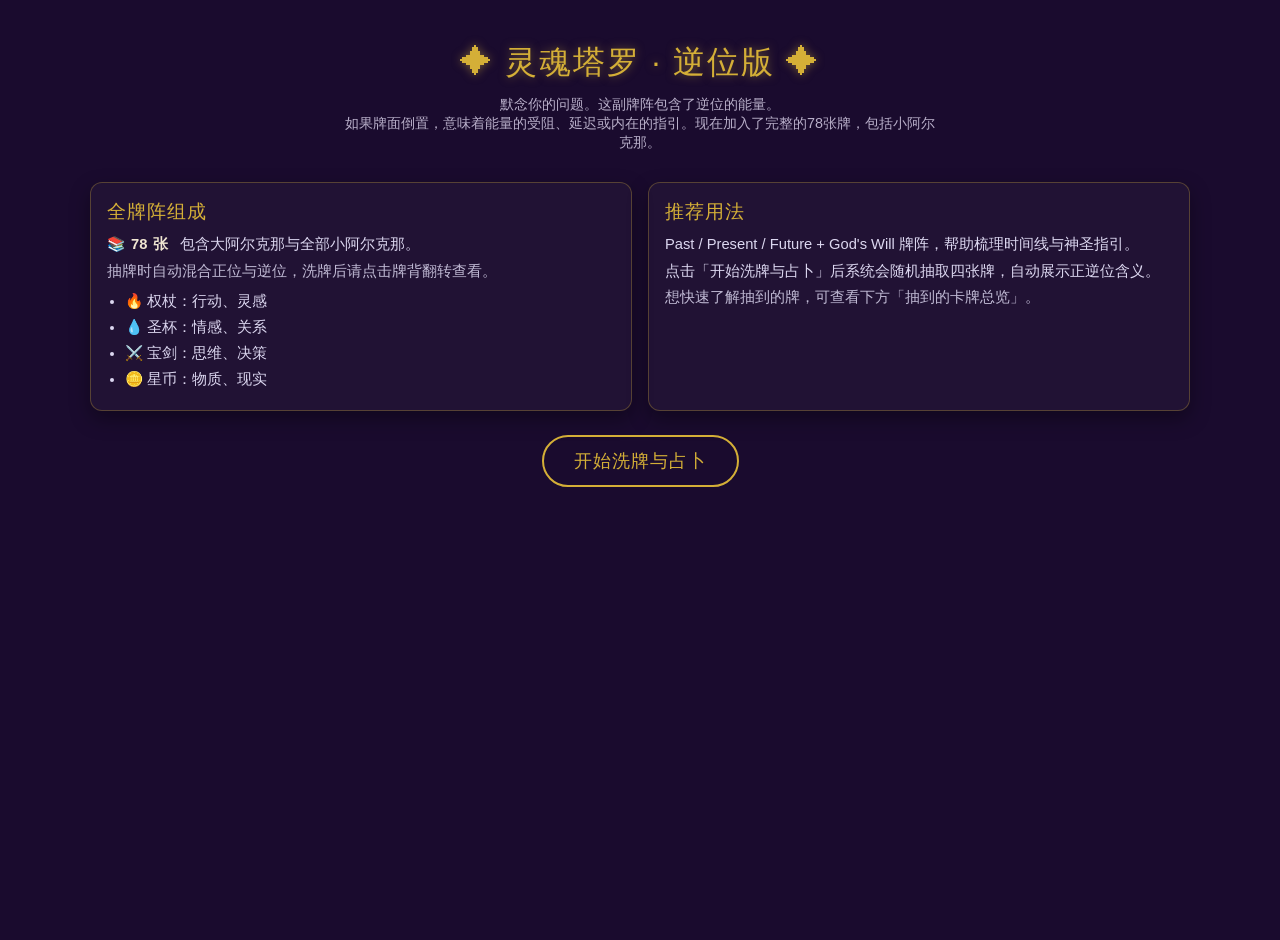
<file: tarot.html>
<!DOCTYPE html>
<html lang="zh-CN">
<head>
    <meta charset="UTF-8">
    <meta name="viewport" content="width=device-width, initial-scale=1.0">
    <title>神秘塔罗指引 - 全牌阵逆位深层版</title>
    <style>
        /* --- 基础样式 --- */
        :root {
            --bg-color: #1a0b2e;
            --card-back: #2d1b4e;
            --accent: #d4af37; /* 金色 */
            --accent-rev: #ff6b6b; /* 逆位红色 */
            --text-color: #e0d8f0;
            --card-width: 160px;
            --card-height: 280px; /* 稍微加高以容纳更多文字 */
        }

        body {
            background-color: var(--bg-color);
            color: var(--text-color);
            font-family: "Segoe UI", "Microsoft YaHei", sans-serif;
            margin: 0;
            padding: 20px;
            display: flex;
            flex-direction: column;
            align-items: center;
            min-height: 100vh;
        }

        h1 {
            color: var(--accent);
            text-shadow: 0 0 10px rgba(212, 175, 55, 0.5);
            margin-bottom: 10px;
            font-weight: 300;
            letter-spacing: 2px;
        }

        .intro {
            text-align: center;
            margin-bottom: 30px;
            font-size: 0.9em;
            opacity: 0.8;
            max-width: 600px;
        }

        .info-grid {
            display: grid;
            grid-template-columns: repeat(auto-fit, minmax(260px, 1fr));
            gap: 16px;
            width: 100%;
            max-width: 1100px;
            margin-bottom: 24px;
        }

        .info-card {
            border: 1px solid rgba(212, 175, 55, 0.3);
            border-radius: 12px;
            padding: 16px;
            background: rgba(255, 255, 255, 0.03);
            box-shadow: 0 8px 20px rgba(0,0,0,0.35);
        }

        .info-card h3 {
            margin: 0 0 8px 0;
            color: var(--accent);
            font-weight: 500;
            letter-spacing: 1px;
        }

        .info-card p, .info-card li {
            margin: 4px 0;
            font-size: 0.92em;
            line-height: 1.5;
            color: #dcd7f0;
        }

        .suit-list {
            padding-left: 18px;
            margin: 8px 0 0 0;
            color: #dcd7f0;
        }

        .stat {
            display: inline-flex;
            align-items: center;
            gap: 6px;
            margin-right: 12px;
            font-weight: 600;
            color: #f0e6d2;
        }

        /* --- 按钮样式 --- */
        button {
            background: transparent;
            border: 2px solid var(--accent);
            color: var(--accent);
            padding: 12px 30px;
            font-size: 1.1em;
            cursor: pointer;
            transition: all 0.3s ease;
            border-radius: 50px;
            margin-bottom: 40px;
            text-transform: uppercase;
            letter-spacing: 1px;
        }

        button:hover {
            background: var(--accent);
            color: var(--bg-color);
            box-shadow: 0 0 20px rgba(212, 175, 55, 0.6);
        }

        /* --- 牌阵布局 --- */
        .spread-container {
            display: flex;
            flex-wrap: wrap;
            justify-content: center;
            gap: 30px;
            width: 100%;
            max-width: 1000px;
            margin-bottom: 40px;
        }

        .card-slot {
            display: flex;
            flex-direction: column;
            align-items: center;
            width: var(--card-width);
        }

        .spread-title {
            color: #f6e7b4;
            letter-spacing: 1px;
            text-transform: uppercase;
            margin-bottom: 8px;
            font-size: 0.95em;
            text-align: center;
            width: 100%;
            opacity: 0.85;
        }

        .position-label {
            color: var(--accent);
            margin-bottom: 10px;
            font-size: 0.9em;
            text-transform: uppercase;
            letter-spacing: 1px;
            border-bottom: 1px solid var(--accent);
            padding-bottom: 5px;
            width: 100%;
            text-align: center;
        }

        /* --- 卡牌视觉与动画 --- */
        .card {
            width: var(--card-width);
            height: var(--card-height);
            perspective: 1000px;
            cursor: pointer;
            position: relative;
        }

        .card-inner {
            position: relative;
            width: 100%;
            height: 100%;
            text-align: center;
            transition: transform 0.8s;
            transform-style: preserve-3d;
            box-shadow: 0 10px 20px rgba(0,0,0,0.5);
            border-radius: 10px;
        }

        .card.flipped .card-inner {
            transform: rotateY(180deg);
        }

        .card-front, .card-back {
            position: absolute;
            width: 100%;
            height: 100%;
            backface-visibility: hidden;
            border-radius: 10px;
            display: flex;
            flex-direction: column;
            justify-content: center;
            align-items: center;
            border: 1px solid #4a3b69;
        }

        /* 牌背 */
        .card-front {
            background: radial-gradient(circle, #432c7a 0%, #1a0b2e 100%);
            background-image: url('data:image/svg+xml;utf8,<svg width="20" height="20" viewBox="0 0 20 20" xmlns="http://www.w3.org/2000/svg"><circle cx="2" cy="2" r="1" fill="%236a4c9c"/></svg>');
        }

        .card-front::after {
            content: "✦";
            font-size: 3em;
            color: rgba(255,255,255,0.2);
        }

        /* 牌面（内容） */
        .card-back {
            background-color: #fff;
            color: #333;
            transform: rotateY(180deg);
            padding: 12px;
            box-sizing: border-box;
            background: linear-gradient(135deg, #fffdf0 0%, #f0e6d2 100%);
            border: 4px double var(--accent);
        }

        .tarot-icon {
            font-size: 3.5em;
            margin-bottom: 5px;
            transition: transform 0.5s;
        }

        /* 逆位样式：图标倒转 */
        .is-reversed .tarot-icon {
            transform: rotate(180deg);
        }

        .status-badge {
            font-size: 0.7em;
            padding: 2px 6px;
            border-radius: 4px;
            margin-bottom: 5px;
            display: inline-block;
            font-weight: bold;
        }

        .status-up {
            background-color: #e6f4ea;
            color: #1e7e34;
            border: 1px solid #1e7e34;
        }

        .status-rev {
            background-color: #fdecea;
            color: #c0392b;
            border: 1px solid #c0392b;
        }

        .tarot-name {
            font-weight: bold;
            font-size: 1em;
            margin-bottom: 5px;
            color: #2c1e40;
        }

        .tarot-meaning {
            font-size: 0.85em;
            line-height: 1.4;
            color: #555;
            overflow-y: auto;
            max-height: 100px; /* 防止文字溢出 */
        }

        /* 自定义滚动条 */
        .tarot-meaning::-webkit-scrollbar {
            width: 4px;
        }
        .tarot-meaning::-webkit-scrollbar-thumb {
            background-color: rgba(0,0,0,0.2);
            border-radius: 4px;
        }

        .drawn-list {
            width: 100%;
            max-width: 1000px;
            margin: 0 auto 40px auto;
            border: 1px solid rgba(212, 175, 55, 0.3);
            border-radius: 12px;
            padding: 16px;
            background: rgba(255, 255, 255, 0.04);
            box-shadow: 0 8px 20px rgba(0,0,0,0.35);
        }

        .drawn-list h3 {
            margin: 0 0 12px 0;
            color: var(--accent);
            letter-spacing: 1px;
        }

        .drawn-item {
            display: grid;
            grid-template-columns: 1.5fr 1fr 2fr;
            align-items: center;
            padding: 10px 0;
            border-bottom: 1px solid rgba(255,255,255,0.08);
            gap: 10px;
            color: #f0e6d2;
        }

        .drawn-item:last-child { border-bottom: none; }

        .badge {
            display: inline-block;
            padding: 4px 8px;
            border-radius: 20px;
            font-size: 0.8em;
            letter-spacing: 1px;
            background: rgba(212, 175, 55, 0.15);
            border: 1px solid rgba(212, 175, 55, 0.4);
            color: var(--accent);
        }

        .badge-minor { color: #a2d2ff; border-color: rgba(162,210,255,0.4); background: rgba(162,210,255,0.1); }
        .badge-major { color: #f7c59f; border-color: rgba(247,197,159,0.4); background: rgba(247,197,159,0.08); }

        .hint {
            color: #b5accf;
            font-size: 0.9em;
            margin-top: 6px;
            opacity: 0.85;
        }

        /* --- 神的旨意（特殊样式） --- */
        .god-will-section {
            margin-top: 20px;
            border-top: 1px solid rgba(212, 175, 55, 0.3);
            padding-top: 30px;
            width: 100%;
            display: flex;
            justify-content: center;
        }

        .god-will-section .position-label {
            color: #ff9f43; /* 特殊颜色 */
            border-color: #ff9f43;
        }

        /* 响应式调整 */
        @media (max-width: 768px) {
            .spread-container {
                gap: 15px;
            }
            :root {
                --card-width: 130px;
                --card-height: 230px;
            }
            .tarot-icon {
                font-size: 2.8em;
            }
            .drawn-item {
                grid-template-columns: 1fr;
            }
        }
    </style>
</head>
<body>

    <h1>✦ 灵魂塔罗 · 逆位版 ✦</h1>
    <div class="intro">
        默念你的问题。这副牌阵包含了逆位的能量。<br>
        如果牌面倒置，意味着能量的受阻、延迟或内在的指引。现在加入了完整的78张牌，包括小阿尔克那。
    </div>

    <div class="info-grid">
        <div class="info-card">
            <h3>全牌阵组成</h3>
            <p><span class="stat">📚 <span id="deck-size">78</span> 张</span>包含大阿尔克那与全部小阿尔克那。</p>
            <p class="hint">抽牌时自动混合正位与逆位，洗牌后请点击牌背翻转查看。</p>
            <ul class="suit-list">
                <li>🔥 权杖：行动、灵感</li>
                <li>💧 圣杯：情感、关系</li>
                <li>⚔️ 宝剑：思维、决策</li>
                <li>🪙 星币：物质、现实</li>
            </ul>
        </div>
        <div class="info-card">
            <h3>推荐用法</h3>
            <p>Past / Present / Future + God's Will 牌阵，帮助梳理时间线与神圣指引。</p>
            <p>点击「开始洗牌与占卜」后系统会随机抽取四张牌，自动展示正逆位含义。</p>
            <p class="hint">想快速了解抽到的牌，可查看下方「抽到的卡牌总览」。</p>
        </div>
    </div>

    <button onclick="startDivination()">开始洗牌与占卜</button>

    <div class="spread-container" id="main-spread" style="display: none;">
        <div class="spread-title">三线时空</div>
        <div class="card-slot">
            <div class="position-label">Past (过去)</div>
            <div class="card" onclick="this.classList.toggle('flipped')">
                <div class="card-inner" id="card-0"></div>
            </div>
        </div>

        <div class="card-slot">
            <div class="position-label">Present (现在)</div>
            <div class="card" onclick="this.classList.toggle('flipped')">
                <div class="card-inner" id="card-1"></div>
            </div>
        </div>

        <div class="card-slot">
            <div class="position-label">Future (未来)</div>
            <div class="card" onclick="this.classList.toggle('flipped')">
                <div class="card-inner" id="card-2"></div>
            </div>
        </div>
    </div>

    <div class="god-will-section" id="god-spread" style="display: none;">
        <div class="spread-title">来自神性的提醒</div>
        <div class="card-slot">
            <div class="position-label">God's Will (神的旨意)</div>
            <div class="card" onclick="this.classList.toggle('flipped')">
                <div class="card-inner" id="card-3"></div>
            </div>
        </div>
    </div>

    <div class="drawn-list" id="summary" style="display:none;">
        <h3>抽到的卡牌总览</h3>
        <div id="summary-list"></div>
        <div class="hint">小贴士：正位关注能量的畅通流动，逆位关注阻碍、内化或阴影面。</div>
    </div>

    <script>
        // 大阿尔克那
        const majorArcana = [
            { name: "0. 愚者", icon: "🎒", meaningUp: "新的开始、天真、自由、无限可能。放下恐惧，勇敢迈出第一步。", meaningRev: "鲁莽、冒险过度、不负责任、计划不周。请三思而后行。" },
            { name: "I. 魔术师", icon: "🪄", meaningUp: "创造力、技能、意志力、显化。你拥有实现目标的所有资源。", meaningRev: "欺骗、才华被埋没、计划受阻、意志薄弱。小心被误导。" },
            { name: "II. 女祭司", icon: "📜", meaningUp: "直觉、潜意识、神秘、内在智慧。静下心来聆听内心的声音。", meaningRev: "情绪不稳定、忽视直觉、表面肤浅、隐藏的秘密被揭露。" },
            { name: "III. 皇后", icon: "👑", meaningUp: "丰盛、母性、自然、感官享受。充满创造力和富足的时期。", meaningRev: "依赖、创造力受阻、家庭问题、过度挥霍或自我忽视。" },
            { name: "IV. 皇帝", icon: "🏰", meaningUp: "权威、结构、控制、父亲形象。建立秩序，运用逻辑解决问题。", meaningRev: "暴政、僵化、滥用职权、缺乏纪律。或是面对过于强势的控制。" },
            { name: "V. 教皇", icon: "⛪", meaningUp: "传统、信仰、顺从、精神指引。遵循规范或寻求长辈建议。", meaningRev: "反叛、挑战传统、由于束缚感到窒息、错误的建议。" },
            { name: "VI. 恋人", icon: "💞", meaningUp: "爱、和谐、关系、选择。重大抉择或美好的合作关系。", meaningRev: "不和谐、分离、错误的选择、诱惑、沟通不畅。" },
            { name: "VII. 战车", icon: "🛞", meaningUp: "胜利、意志力、决心、自我控制。坚持信念就能战胜困难。", meaningRev: "失控、失败、缺乏方向、受到挫折。你需要重新掌握方向盘。" },
            { name: "VIII. 力量", icon: "🦁", meaningUp: "勇气、耐心、同情心、以柔克刚。内在的力量胜过外在的暴力。", meaningRev: "自我怀疑、软弱、恐惧、失去控制。需要找回自信。" },
            { name: "IX. 隐士", icon: "🕯️", meaningUp: "反省、独处、寻求真理。从喧嚣中撤退，独自寻找答案。", meaningRev: "孤立、寂寞、拒绝帮助、过于封闭。小心不要与世隔绝。" },
            { name: "X. 命运之轮", icon: "🎡", meaningUp: "改变、好运、周期、转折点。顺应变化，命运正在转动。", meaningRev: "厄运、由于抗拒改变而受苦、不可控的坏事件。稍安勿躁。" },
            { name: "XI. 正义", icon: "⚖️", meaningUp: "公平、真理、因果、法律。诚实面对自己，种瓜得瓜。", meaningRev: "不公、偏见、逃避责任、法律纠纷。由于不诚实而导致的后果。" },
            { name: "XII. 倒吊人", icon: "🦇", meaningUp: "牺牲、新视角、等待、放手。换个角度看世界，暂时的停滞。", meaningRev: "无谓的牺牲、拖延、顽固、无法放手。你在做无用功。" },
            { name: "XIII. 死神", icon: "💀", meaningUp: "结束、转变、重生、放手。旧事物的终结是新开始的条件。", meaningRev: "抗拒改变、停滞不前、恐惧结束。越是抓住不放，越痛苦。" },
            { name: "XIV. 节制", icon: "🏺", meaningUp: "平衡、适度、耐心、疗愈。寻找中庸之道，保持心态平和。", meaningRev: "失衡、过度、缺乏耐心、冲突。你的生活失去了平衡。" },
            { name: "XV. 恶魔", icon: "😈", meaningUp: "束缚、物质主义、诱惑、执念。意识到被欲望控制才能解脱。", meaningRev: "摆脱束缚、觉醒、打破锁链。你正在重获自由。" },
            { name: "XVI. 高塔", icon: "⚡", meaningUp: "突变、混乱、启示、崩塌。虚假基础的崩塌带来解放。", meaningRev: "勉强维持、害怕改变、延迟的灾难。逃避不可避免的事实。" },
            { name: "XVII. 星星", icon: "⭐", meaningUp: "希望、灵感、宁静、治愈。未来充满希望，保持信念。", meaningRev: "绝望、缺乏信心、感到失落。你的光芒暂时被乌云遮蔽。" },
            { name: "XVIII. 月亮", icon: "🌙", meaningUp: "幻觉、恐惧、潜意识、不安。事情不像表面那样，小心假象。", meaningRev: "混乱解除、秘密被揭穿、恐惧消散。迷雾正在慢慢散去。" },
            { name: "XIX. 太阳", icon: "☀️", meaningUp: "快乐、成功、活力、积极。享受当下的幸福和成就。", meaningRev: "暂时的挫折、悲观、成功被推迟。虽然有阴影，但太阳仍在。" },
            { name: "XX. 审判", icon: "🎺", meaningUp: "复活、觉醒、召唤。一个阶段的结束，回应内心的呼唤。", meaningRev: "自我怀疑、拒绝改变、忽视召唤。你在逃避成长的机会。" },
            { name: "XXI. 世界", icon: "🌍", meaningUp: "完成、整合、成就、完美句号。准备进入下一个层级。", meaningRev: "未完成、缺乏闭环、停滞。还需要最后一步才能圆满。" }
        ];

        // 小阿尔克那生成器：通过牌面与花色组合快速得到 56 张牌
        const suitMeta = [
            { name: "权杖", icon: "🔥", focus: "行动与灵感" },
            { name: "圣杯", icon: "💧", focus: "情感与关系" },
            { name: "宝剑", icon: "⚔️", focus: "思维与决策" },
            { name: "星币", icon: "🪙", focus: "物质与现实" }
        ];

        const rankMeaning = {
            "王牌": { up: "新的种子、纯粹潜能", rev: "起步迟缓、机会错过" },
            "二": { up: "平衡、两难、初步协商", rev: "犹豫不决、迟迟不选" },
            "三": { up: "扩张、合作、展望", rev: "计划停滞、合作受阻" },
            "四": { up: "稳定、巩固、基础", rev: "停滞、固守、缺乏弹性" },
            "五": { up: "冲突、挑战、学习", rev: "回避矛盾、内耗拉扯" },
            "六": { up: "流动、分享、过渡", rev: "不平衡、失去支持" },
            "七": { up: "坚持、洞察、评估", rev: "自我怀疑、策略失衡" },
            "八": { up: "行动、投入、转向", rev: "停滞、犹豫、效率低" },
            "九": { up: "成熟、守护、成果临近", rev: "疲惫、怀疑、防御过度" },
            "十": { up: "完成、圆满、阶段收束", rev: "过载、脱节、难以收尾" },
            "侍从": { up: "消息、学习、好奇", rev: "分心、消息延迟、兴趣转移" },
            "骑士": { up: "行动、冒险、推进", rev: "冲动、失控、方向飘忽" },
            "皇后": { up: "滋养、成熟、包容", rev: "过度情绪化、缺乏界限" },
            "国王": { up: "掌控、领导、定调", rev: "固执、独断、能量封闭" }
        };

        function generateMinorArcana() {
            const ranks = ["王牌", "二", "三", "四", "五", "六", "七", "八", "九", "十", "侍从", "骑士", "皇后", "国王"];
            const deck = [];
            suitMeta.forEach(suit => {
                ranks.forEach(rank => {
                    const base = rankMeaning[rank];
                    deck.push({
                        name: `${suit.name}${rank}`,
                        icon: suit.icon,
                        type: "minor",
                        suit: suit.name,
                        focus: suit.focus,
                        meaningUp: `${base.up}，围绕${suit.focus}展开。`,
                        meaningRev: `${base.rev}，需要重新审视${suit.focus}。`
                    });
                });
            });
            return deck;
        }

        const minorArcana = generateMinorArcana();
        const tarotDeck = [...majorArcana, ...minorArcana];

        function renderSummary(items) {
            const list = document.getElementById('summary-list');
            const summary = document.getElementById('summary');
            list.innerHTML = '';

            items.forEach(({ card, isReversed, meaning }) => {
                const typeBadge = card.type === 'minor' ? '<span class="badge badge-minor">小阿尔克那</span>' : '<span class="badge badge-major">大阿尔克那</span>';
                const statusText = isReversed ? '逆位' : '正位';
                const suitText = card.suit ? `${card.icon} ${card.suit}` : '原型能量';
                const item = document.createElement('div');
                item.className = 'drawn-item';
                item.innerHTML = `
                    <div>${typeBadge} ${card.name}</div>
                    <div>${suitText} · ${statusText}</div>
                    <div>${meaning}</div>
                `;
                list.appendChild(item);
            });

            summary.style.display = 'block';
        }

        function updateDeckStats() {
            const deckSize = document.getElementById('deck-size');
            deckSize.textContent = tarotDeck.length;
        }

        function startDivination() {
            const mainSpread = document.getElementById('main-spread');
            const godSpread = document.getElementById('god-spread');
            const summary = document.getElementById('summary');
            mainSpread.style.display = 'none';
            godSpread.style.display = 'none';
            summary.style.display = 'none';

            setTimeout(() => {
                let deck = [...tarotDeck];
                for (let i = deck.length - 1; i > 0; i--) {
                    const j = Math.floor(Math.random() * (i + 1));
                    [deck[i], deck[j]] = [deck[j], deck[i]];
                }

                const drawnCards = deck.slice(0, 4);
                const summaryItems = [];

                drawnCards.forEach((card, index) => {
                    const container = document.getElementById(`card-${index}`);
                    const isReversed = Math.random() < 0.5;
                    const statusText = isReversed ? "【逆位】" : "【正位】";
                    const statusClass = isReversed ? "status-rev" : "status-up";
                    const meaningText = isReversed ? card.meaningRev : card.meaningUp;
                    const revClass = isReversed ? "is-reversed" : "";

                    container.innerHTML = `
                        <div class="card-front"></div>
                        <div class="card-back ${revClass}">
                            <span class="status-badge ${statusClass}">${statusText}</span>
                            <div class="tarot-icon">${card.icon}</div>
                            <div class="tarot-name">${card.name}</div>
                            <hr style="width:50%; border:0; border-top:1px solid #ddd; margin: 5px 0;">
                            <div class="tarot-meaning">${meaningText}</div>
                        </div>
                    `;
                    container.parentElement.classList.remove('flipped');
                    summaryItems.push({ card, isReversed, meaning: meaningText });
                });

                mainSpread.style.display = 'flex';
                godSpread.style.display = 'flex';
                renderSummary(summaryItems);
                mainSpread.scrollIntoView({ behavior: 'smooth', block: 'start' });

            }, 300);
        }

        updateDeckStats();
    </script>
</body>
</html>
</file>
